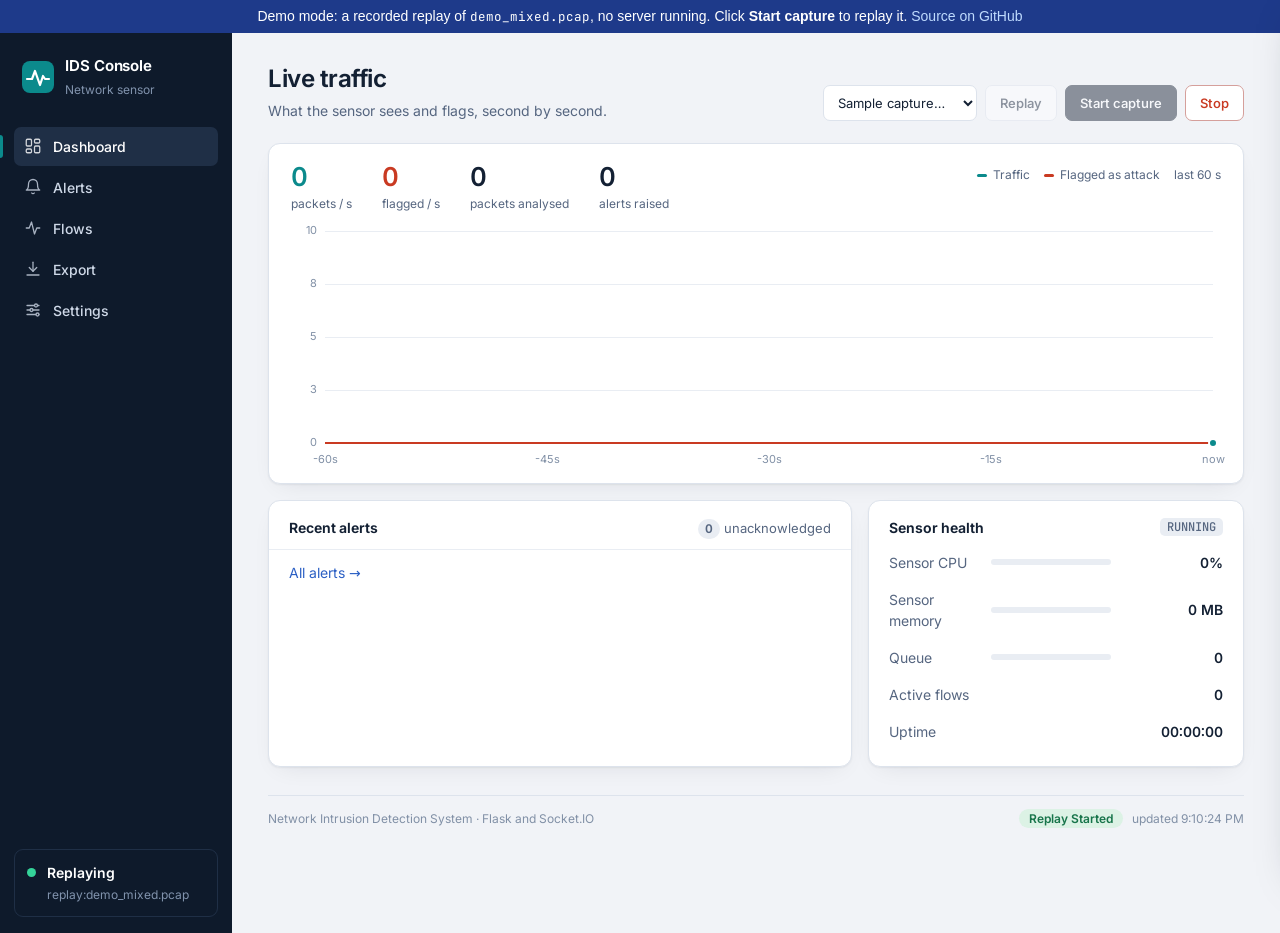
<file: docs/demo/index.html>
<!DOCTYPE html>
<html lang="en">
<head>
    <meta charset="UTF-8">
    <meta name="viewport" content="width=device-width, initial-scale=1.0">
    <title>Dashboard · IDS Console</title>
    <link rel="preload" href="static/fonts/inter-latin-wght-normal.woff2" as="font" type="font/woff2" crossorigin>
    <link rel="stylesheet" href="static/css/style.css">
</head>
<body data-page="dashboard" data-running="false">
    <a href="#main" class="skip-link">Skip to content</a>
    <div class="app">
        <aside class="sidebar">
            <div class="brand">
                <svg width="32" height="32" viewBox="0 0 32 32" aria-hidden="true"><rect width="32" height="32" rx="8" fill="#0b8a8c"/><path d="M5 18h5l3-8 5 14 3-9 2 3h4" fill="none" stroke="#fff" stroke-width="2.2" stroke-linecap="round" stroke-linejoin="round"/></svg>
                <div><b>IDS Console</b><span>Network sensor</span></div>
            </div>
            <nav class="nav" aria-label="Main">
                <a class="nav-link active" href="index.html"><svg viewBox="0 0 24 24"><rect x="3" y="3" width="7" height="9" rx="1.5"/><rect x="14" y="3" width="7" height="5" rx="1.5"/><rect x="14" y="12" width="7" height="9" rx="1.5"/><rect x="3" y="16" width="7" height="5" rx="1.5"/></svg>Dashboard</a>
                <a class="nav-link " href="alerts.html"><svg viewBox="0 0 24 24"><path d="M6 8a6 6 0 1 1 12 0c0 7 3 8 3 8H3s3-1 3-8"/><path d="M10.3 20a2 2 0 0 0 3.4 0"/></svg>Alerts</a>
                <a class="nav-link " href="flows.html"><svg viewBox="0 0 24 24"><path d="M3 12h4l3-8 4 16 3-8h4"/></svg>Flows</a>
                <a class="nav-link " href="export.html"><svg viewBox="0 0 24 24"><path d="M12 3v12"/><path d="m7 10 5 5 5-5"/><path d="M4 20h16"/></svg>Export</a>
                <a class="nav-link " href="settings.html"><svg viewBox="0 0 24 24"><path d="M4 6h10M18 6h2M4 12h4M12 12h8M4 18h12M20 18h0"/><circle cx="16" cy="6" r="2"/><circle cx="10" cy="12" r="2"/><circle cx="18" cy="18" r="2"/></svg>Settings</a>
            </nav>
            <div class="sensor" aria-live="polite">
                <span class="dot"></span>
                <div><b id="sensorState">Stopped</b><span id="sensorDetail">No capture running</span></div>
            </div>
        </aside>

        <main id="main" class="main">
            
    <header class="page-head">
        <div>
            <h1>Live traffic</h1>
            <p>What the sensor sees and flags, second by second.</p>
        </div>
        <div class="actions">
            <select id="replaySelect" aria-label="Sample capture to replay"><option value="">Sample capture…</option></select>
            <button id="replayBtn" class="btn">Replay</button>
            <button id="startBtn" class="btn btn-primary">Start capture</button>
            <button id="stopBtn" class="btn btn-danger" disabled>Stop</button>
        </div>
    </header>

    <section class="card trace" aria-label="Live traffic">
        <div class="trace-head">
            <div class="trace-stats">
                <div class="stat signal"><b id="packetRateLarge">0</b><span>packets / s</span></div>
                <div class="stat alarm"><b id="attacksRateLarge">0</b><span>flagged / s</span></div>
                <div class="stat"><b id="totalPackets">0</b><span>packets analysed</span></div>
                <div class="stat"><b id="attackPackets">0</b><span>alerts raised</span></div>
            </div>
            <div class="legend"><span><i style="background:var(--signal)"></i>Traffic</span><span><i style="background:var(--alarm)"></i>Flagged as attack</span><span>last 60 s</span></div>
        </div>
        <div class="chart-wrap"><canvas id="trafficChart" aria-label="Packets per second over the last 60 seconds"></canvas><div id="chartTip" class="chart-tip" hidden></div></div>
    </section>

    <div class="split">
        <section class="card" aria-label="Recent alerts">
            <div class="card-head"><h2>Recent alerts</h2><span><span id="alertCountLarge" class="count zero">0</span> <span class="sub">unacknowledged</span></span></div>
            <ol id="recentAlerts" class="feed-list"></ol>
            <div class="feed-foot"><a href="alerts.html">All alerts &rarr;</a></div>
        </section>
        <section class="card" aria-label="Sensor health">
            <div class="card-head"><h2>Sensor health</h2><span id="captureStatus" class="tag">STOPPED</span></div>
            <div class="rows">
                <div class="row"><span title="Sensor process and child processes, normalized to total logical CPU capacity">Sensor CPU</span><span class="meter"><i id="cpuBar" style="width:0%"></i></span><b id="cpuUsage">0%</b></div>
                <div class="row"><span title="Combined resident memory (RSS) of the sensor process and its child processes">Sensor memory</span><span class="meter"><i id="memoryBar" style="width:0%"></i></span><b id="memoryUsage">0 MB</b></div>
                <div class="row"><span>Queue</span><span class="meter"><i id="queueBar" style="width:0%"></i></span><b id="queueValue">0</b></div>
                <div class="row"><span>Active flows</span><span></span><b id="activeFlows">0</b></div>
                <div class="row"><span>Uptime</span><span></span><b id="uptime">00:00:00</b></div>
            </div>
        </section>
    </div>


            <footer class="foot">
                <span>Network Intrusion Detection System &middot; Flask and Socket.IO</span>
                <span><span id="statusMessage" class="status-message">Disconnected</span> &nbsp; updated <span id="statusUpdated">--:--:--</span></span>
            </footer>
        </main>
    </div>

    <aside id="inspectorPanel" class="inspector" aria-hidden="true">
        <div class="insp-head"><div id="inspectorHead"></div><button id="inspectorClose" class="btn btn-sm" aria-label="Close details">Close</button></div>
        <div id="inspectorBody" class="insp-body"></div>
        <div class="insp-foot"><a id="inspectorPcap" class="btn btn-sm" hidden>Evidence PCAP</a><button id="exportJsonBtn" class="btn btn-sm">Export JSON</button></div>
    </aside>

    <div id="investigateModal" class="modal" aria-hidden="true">
        <div class="modal-card" role="dialog" aria-label="Investigate alert">
            <h3>Investigate alert</h3>
            <label for="investigatorNameInput">Your name (optional)</label>
            <input id="investigatorNameInput" type="text" placeholder="Analyst name">
            <label for="investigationNoteInput">Findings</label>
            <textarea id="investigationNoteInput" rows="4" placeholder="What did you check, and what did you conclude?"></textarea>
            <div class="actions" style="justify-content:flex-end;margin-top:6px">
                <button id="investigateCancelBtn" class="btn">Cancel</button>
                <button id="investigateSaveBtn" class="btn btn-primary">Save</button>
            </div>
        </div>
    </div>

    <script src="demo-shim.js"></script>
    <script src="static/js/app.js" type="module"></script>
    
</body>
</html>
</file>
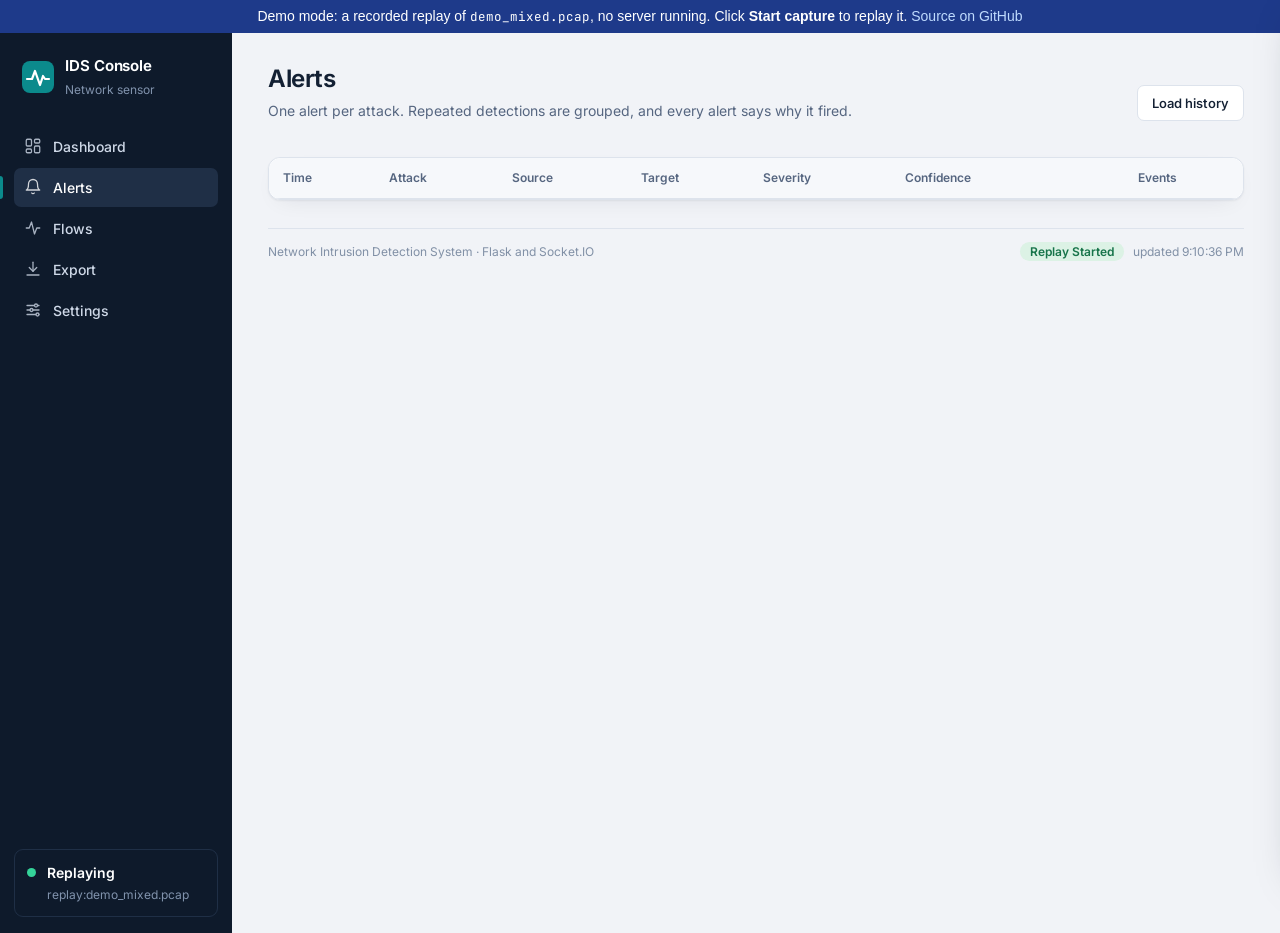
<file: docs/demo/alerts.html>
<!DOCTYPE html>
<html lang="en">
<head>
    <meta charset="UTF-8">
    <meta name="viewport" content="width=device-width, initial-scale=1.0">
    <title>Alerts · IDS Console</title>
    <link rel="preload" href="static/fonts/inter-latin-wght-normal.woff2" as="font" type="font/woff2" crossorigin>
    <link rel="stylesheet" href="static/css/style.css">
</head>
<body data-page="alerts" data-running="false">
    <a href="#main" class="skip-link">Skip to content</a>
    <div class="app">
        <aside class="sidebar">
            <div class="brand">
                <svg width="32" height="32" viewBox="0 0 32 32" aria-hidden="true"><rect width="32" height="32" rx="8" fill="#0b8a8c"/><path d="M5 18h5l3-8 5 14 3-9 2 3h4" fill="none" stroke="#fff" stroke-width="2.2" stroke-linecap="round" stroke-linejoin="round"/></svg>
                <div><b>IDS Console</b><span>Network sensor</span></div>
            </div>
            <nav class="nav" aria-label="Main">
                <a class="nav-link " href="index.html"><svg viewBox="0 0 24 24"><rect x="3" y="3" width="7" height="9" rx="1.5"/><rect x="14" y="3" width="7" height="5" rx="1.5"/><rect x="14" y="12" width="7" height="9" rx="1.5"/><rect x="3" y="16" width="7" height="5" rx="1.5"/></svg>Dashboard</a>
                <a class="nav-link active" href="alerts.html"><svg viewBox="0 0 24 24"><path d="M6 8a6 6 0 1 1 12 0c0 7 3 8 3 8H3s3-1 3-8"/><path d="M10.3 20a2 2 0 0 0 3.4 0"/></svg>Alerts</a>
                <a class="nav-link " href="flows.html"><svg viewBox="0 0 24 24"><path d="M3 12h4l3-8 4 16 3-8h4"/></svg>Flows</a>
                <a class="nav-link " href="export.html"><svg viewBox="0 0 24 24"><path d="M12 3v12"/><path d="m7 10 5 5 5-5"/><path d="M4 20h16"/></svg>Export</a>
                <a class="nav-link " href="settings.html"><svg viewBox="0 0 24 24"><path d="M4 6h10M18 6h2M4 12h4M12 12h8M4 18h12M20 18h0"/><circle cx="16" cy="6" r="2"/><circle cx="10" cy="12" r="2"/><circle cx="18" cy="18" r="2"/></svg>Settings</a>
            </nav>
            <div class="sensor" aria-live="polite">
                <span class="dot"></span>
                <div><b id="sensorState">Stopped</b><span id="sensorDetail">No capture running</span></div>
            </div>
        </aside>

        <main id="main" class="main">
            
    <header class="page-head">
        <div>
            <h1>Alerts</h1>
            <p>One alert per attack. Repeated detections are grouped, and every alert says why it fired.</p>
        </div>
        <div class="actions"><button id="loadHistoryBtn" class="btn">Load history</button></div>
    </header>
    <div id="alertFilters" class="toolbar" role="group" aria-label="Filter alerts"></div>
    <section class="card">
        <div class="table-wrap">
            <table>
                <thead><tr><th>Time</th><th>Attack</th><th>Source</th><th>Target</th><th>Severity</th><th>Confidence</th><th class="num">Events</th><th></th></tr></thead>
                <tbody id="alertsTableBody"></tbody>
            </table>
        </div>
    </section>


            <footer class="foot">
                <span>Network Intrusion Detection System &middot; Flask and Socket.IO</span>
                <span><span id="statusMessage" class="status-message">Disconnected</span> &nbsp; updated <span id="statusUpdated">--:--:--</span></span>
            </footer>
        </main>
    </div>

    <aside id="inspectorPanel" class="inspector" aria-hidden="true">
        <div class="insp-head"><div id="inspectorHead"></div><button id="inspectorClose" class="btn btn-sm" aria-label="Close details">Close</button></div>
        <div id="inspectorBody" class="insp-body"></div>
        <div class="insp-foot"><a id="inspectorPcap" class="btn btn-sm" hidden>Evidence PCAP</a><button id="exportJsonBtn" class="btn btn-sm">Export JSON</button></div>
    </aside>

    <div id="investigateModal" class="modal" aria-hidden="true">
        <div class="modal-card" role="dialog" aria-label="Investigate alert">
            <h3>Investigate alert</h3>
            <label for="investigatorNameInput">Your name (optional)</label>
            <input id="investigatorNameInput" type="text" placeholder="Analyst name">
            <label for="investigationNoteInput">Findings</label>
            <textarea id="investigationNoteInput" rows="4" placeholder="What did you check, and what did you conclude?"></textarea>
            <div class="actions" style="justify-content:flex-end;margin-top:6px">
                <button id="investigateCancelBtn" class="btn">Cancel</button>
                <button id="investigateSaveBtn" class="btn btn-primary">Save</button>
            </div>
        </div>
    </div>

    <script src="demo-shim.js"></script>
    <script src="static/js/app.js" type="module"></script>
    
</body>
</html>
</file>
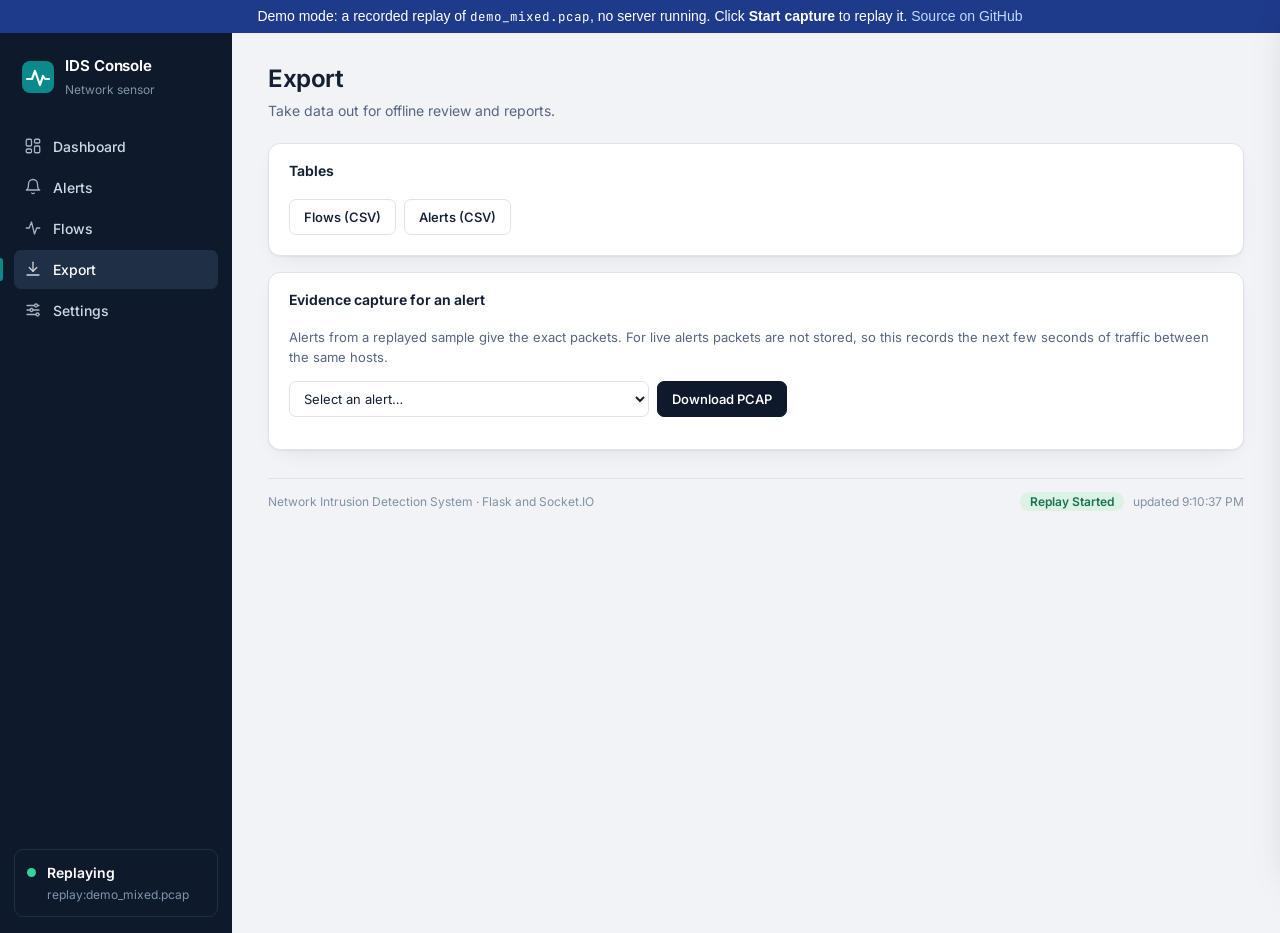
<file: docs/demo/export.html>
<!DOCTYPE html>
<html lang="en">
<head>
    <meta charset="UTF-8">
    <meta name="viewport" content="width=device-width, initial-scale=1.0">
    <title>Export · IDS Console</title>
    <link rel="preload" href="static/fonts/inter-latin-wght-normal.woff2" as="font" type="font/woff2" crossorigin>
    <link rel="stylesheet" href="static/css/style.css">
</head>
<body data-page="export" data-running="false">
    <a href="#main" class="skip-link">Skip to content</a>
    <div class="app">
        <aside class="sidebar">
            <div class="brand">
                <svg width="32" height="32" viewBox="0 0 32 32" aria-hidden="true"><rect width="32" height="32" rx="8" fill="#0b8a8c"/><path d="M5 18h5l3-8 5 14 3-9 2 3h4" fill="none" stroke="#fff" stroke-width="2.2" stroke-linecap="round" stroke-linejoin="round"/></svg>
                <div><b>IDS Console</b><span>Network sensor</span></div>
            </div>
            <nav class="nav" aria-label="Main">
                <a class="nav-link " href="index.html"><svg viewBox="0 0 24 24"><rect x="3" y="3" width="7" height="9" rx="1.5"/><rect x="14" y="3" width="7" height="5" rx="1.5"/><rect x="14" y="12" width="7" height="9" rx="1.5"/><rect x="3" y="16" width="7" height="5" rx="1.5"/></svg>Dashboard</a>
                <a class="nav-link " href="alerts.html"><svg viewBox="0 0 24 24"><path d="M6 8a6 6 0 1 1 12 0c0 7 3 8 3 8H3s3-1 3-8"/><path d="M10.3 20a2 2 0 0 0 3.4 0"/></svg>Alerts</a>
                <a class="nav-link " href="flows.html"><svg viewBox="0 0 24 24"><path d="M3 12h4l3-8 4 16 3-8h4"/></svg>Flows</a>
                <a class="nav-link active" href="export.html"><svg viewBox="0 0 24 24"><path d="M12 3v12"/><path d="m7 10 5 5 5-5"/><path d="M4 20h16"/></svg>Export</a>
                <a class="nav-link " href="settings.html"><svg viewBox="0 0 24 24"><path d="M4 6h10M18 6h2M4 12h4M12 12h8M4 18h12M20 18h0"/><circle cx="16" cy="6" r="2"/><circle cx="10" cy="12" r="2"/><circle cx="18" cy="18" r="2"/></svg>Settings</a>
            </nav>
            <div class="sensor" aria-live="polite">
                <span class="dot"></span>
                <div><b id="sensorState">Stopped</b><span id="sensorDetail">No capture running</span></div>
            </div>
        </aside>

        <main id="main" class="main">
            
    <header class="page-head">
        <div><h1>Export</h1><p>Take data out for offline review and reports.</p></div>
    </header>
    <section class="card">
        <div class="card-head"><h2>Tables</h2></div>
        <div class="card-body actions">
            <a class="btn" href="/export/flows.csv">Flows (CSV)</a>
            <a class="btn" href="/export/alerts.csv">Alerts (CSV)</a>
        </div>
    </section>
    <section class="card" style="margin-top:16px">
        <div class="card-head"><h2>Evidence capture for an alert</h2></div>
        <div class="card-body">
            <p class="sub" style="margin-bottom:14px">Alerts from a replayed sample give the exact packets. For live alerts packets are not stored, so this records the next few seconds of traffic between the same hosts.</p>
            <div class="actions">
                <select id="alertSelect" style="min-width:360px" aria-label="Alert"><option value="">Select an alert…</option></select>
                <button id="exportPcapBtn" class="btn btn-primary">Download PCAP</button>
            </div>
            <p id="exportMsg" role="status" style="margin-top:12px"></p>
        </div>
    </section>


            <footer class="foot">
                <span>Network Intrusion Detection System &middot; Flask and Socket.IO</span>
                <span><span id="statusMessage" class="status-message">Disconnected</span> &nbsp; updated <span id="statusUpdated">--:--:--</span></span>
            </footer>
        </main>
    </div>

    <aside id="inspectorPanel" class="inspector" aria-hidden="true">
        <div class="insp-head"><div id="inspectorHead"></div><button id="inspectorClose" class="btn btn-sm" aria-label="Close details">Close</button></div>
        <div id="inspectorBody" class="insp-body"></div>
        <div class="insp-foot"><a id="inspectorPcap" class="btn btn-sm" hidden>Evidence PCAP</a><button id="exportJsonBtn" class="btn btn-sm">Export JSON</button></div>
    </aside>

    <div id="investigateModal" class="modal" aria-hidden="true">
        <div class="modal-card" role="dialog" aria-label="Investigate alert">
            <h3>Investigate alert</h3>
            <label for="investigatorNameInput">Your name (optional)</label>
            <input id="investigatorNameInput" type="text" placeholder="Analyst name">
            <label for="investigationNoteInput">Findings</label>
            <textarea id="investigationNoteInput" rows="4" placeholder="What did you check, and what did you conclude?"></textarea>
            <div class="actions" style="justify-content:flex-end;margin-top:6px">
                <button id="investigateCancelBtn" class="btn">Cancel</button>
                <button id="investigateSaveBtn" class="btn btn-primary">Save</button>
            </div>
        </div>
    </div>

    <script src="demo-shim.js"></script>
    <script src="static/js/app.js" type="module"></script>
    
<script src="static/js/export.js"></script>

</body>
</html>
</file>
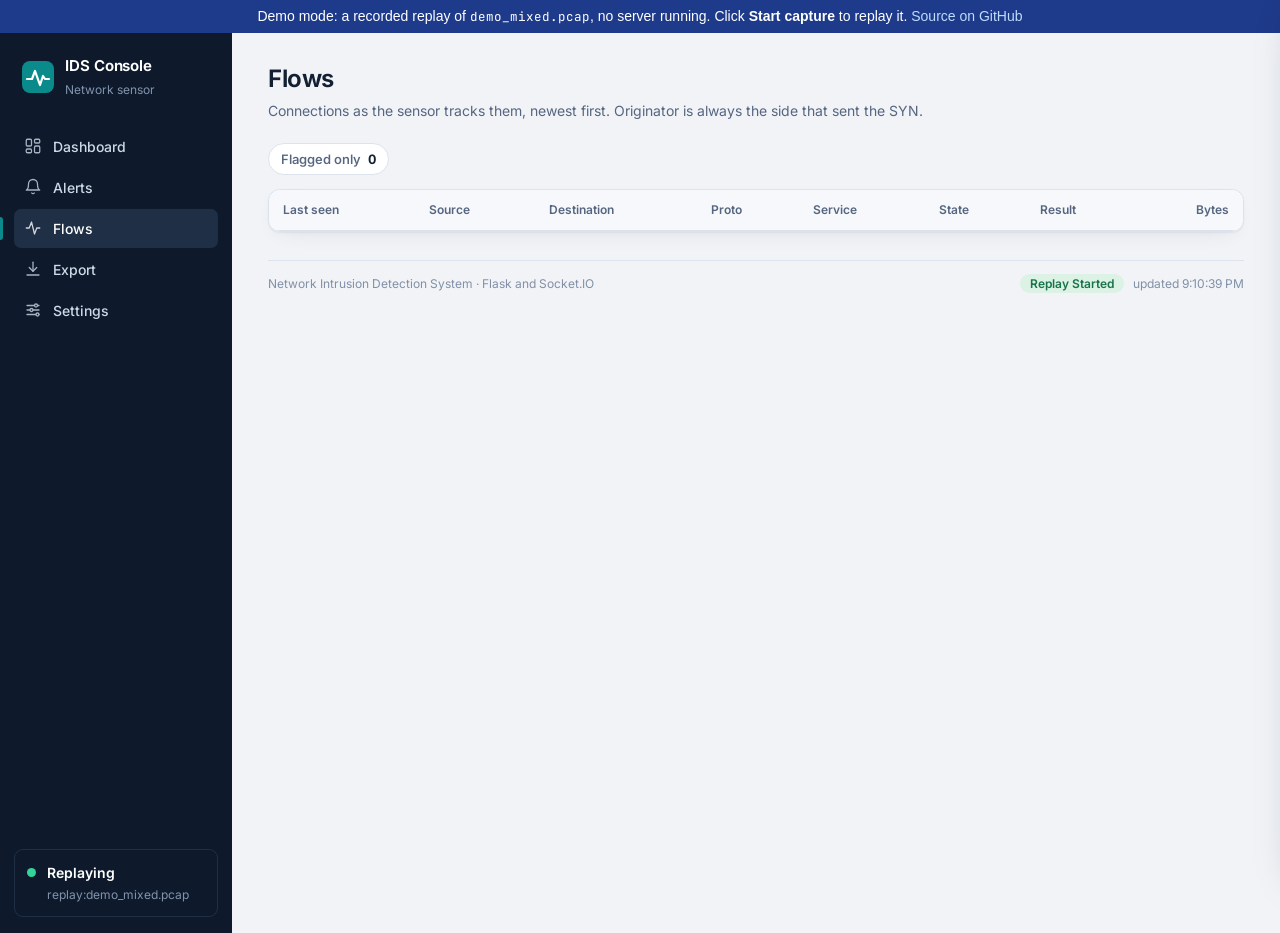
<file: docs/demo/flows.html>
<!DOCTYPE html>
<html lang="en">
<head>
    <meta charset="UTF-8">
    <meta name="viewport" content="width=device-width, initial-scale=1.0">
    <title>Flows · IDS Console</title>
    <link rel="preload" href="static/fonts/inter-latin-wght-normal.woff2" as="font" type="font/woff2" crossorigin>
    <link rel="stylesheet" href="static/css/style.css">
</head>
<body data-page="flows" data-running="false">
    <a href="#main" class="skip-link">Skip to content</a>
    <div class="app">
        <aside class="sidebar">
            <div class="brand">
                <svg width="32" height="32" viewBox="0 0 32 32" aria-hidden="true"><rect width="32" height="32" rx="8" fill="#0b8a8c"/><path d="M5 18h5l3-8 5 14 3-9 2 3h4" fill="none" stroke="#fff" stroke-width="2.2" stroke-linecap="round" stroke-linejoin="round"/></svg>
                <div><b>IDS Console</b><span>Network sensor</span></div>
            </div>
            <nav class="nav" aria-label="Main">
                <a class="nav-link " href="index.html"><svg viewBox="0 0 24 24"><rect x="3" y="3" width="7" height="9" rx="1.5"/><rect x="14" y="3" width="7" height="5" rx="1.5"/><rect x="14" y="12" width="7" height="9" rx="1.5"/><rect x="3" y="16" width="7" height="5" rx="1.5"/></svg>Dashboard</a>
                <a class="nav-link " href="alerts.html"><svg viewBox="0 0 24 24"><path d="M6 8a6 6 0 1 1 12 0c0 7 3 8 3 8H3s3-1 3-8"/><path d="M10.3 20a2 2 0 0 0 3.4 0"/></svg>Alerts</a>
                <a class="nav-link active" href="flows.html"><svg viewBox="0 0 24 24"><path d="M3 12h4l3-8 4 16 3-8h4"/></svg>Flows</a>
                <a class="nav-link " href="export.html"><svg viewBox="0 0 24 24"><path d="M12 3v12"/><path d="m7 10 5 5 5-5"/><path d="M4 20h16"/></svg>Export</a>
                <a class="nav-link " href="settings.html"><svg viewBox="0 0 24 24"><path d="M4 6h10M18 6h2M4 12h4M12 12h8M4 18h12M20 18h0"/><circle cx="16" cy="6" r="2"/><circle cx="10" cy="12" r="2"/><circle cx="18" cy="18" r="2"/></svg>Settings</a>
            </nav>
            <div class="sensor" aria-live="polite">
                <span class="dot"></span>
                <div><b id="sensorState">Stopped</b><span id="sensorDetail">No capture running</span></div>
            </div>
        </aside>

        <main id="main" class="main">
            
    <header class="page-head">
        <div>
            <h1>Flows</h1>
            <p>Connections as the sensor tracks them, newest first. Originator is always the side that sent the SYN.</p>
        </div>
    </header>
    <div class="toolbar"><button id="flaggedOnly" class="chip" aria-pressed="false">Flagged only <b id="flaggedCount">0</b></button><span class="sub" id="flowTotal"></span></div>
    <section class="card">
        <div class="table-wrap">
            <table>
                <thead><tr><th>Last seen</th><th>Source</th><th>Destination</th><th>Proto</th><th>Service</th><th>State</th><th>Result</th><th class="num">Bytes</th></tr></thead>
                <tbody id="flowListBody"></tbody>
            </table>
        </div>
    </section>


            <footer class="foot">
                <span>Network Intrusion Detection System &middot; Flask and Socket.IO</span>
                <span><span id="statusMessage" class="status-message">Disconnected</span> &nbsp; updated <span id="statusUpdated">--:--:--</span></span>
            </footer>
        </main>
    </div>

    <aside id="inspectorPanel" class="inspector" aria-hidden="true">
        <div class="insp-head"><div id="inspectorHead"></div><button id="inspectorClose" class="btn btn-sm" aria-label="Close details">Close</button></div>
        <div id="inspectorBody" class="insp-body"></div>
        <div class="insp-foot"><a id="inspectorPcap" class="btn btn-sm" hidden>Evidence PCAP</a><button id="exportJsonBtn" class="btn btn-sm">Export JSON</button></div>
    </aside>

    <div id="investigateModal" class="modal" aria-hidden="true">
        <div class="modal-card" role="dialog" aria-label="Investigate alert">
            <h3>Investigate alert</h3>
            <label for="investigatorNameInput">Your name (optional)</label>
            <input id="investigatorNameInput" type="text" placeholder="Analyst name">
            <label for="investigationNoteInput">Findings</label>
            <textarea id="investigationNoteInput" rows="4" placeholder="What did you check, and what did you conclude?"></textarea>
            <div class="actions" style="justify-content:flex-end;margin-top:6px">
                <button id="investigateCancelBtn" class="btn">Cancel</button>
                <button id="investigateSaveBtn" class="btn btn-primary">Save</button>
            </div>
        </div>
    </div>

    <script src="demo-shim.js"></script>
    <script src="static/js/app.js" type="module"></script>
    
</body>
</html>
</file>
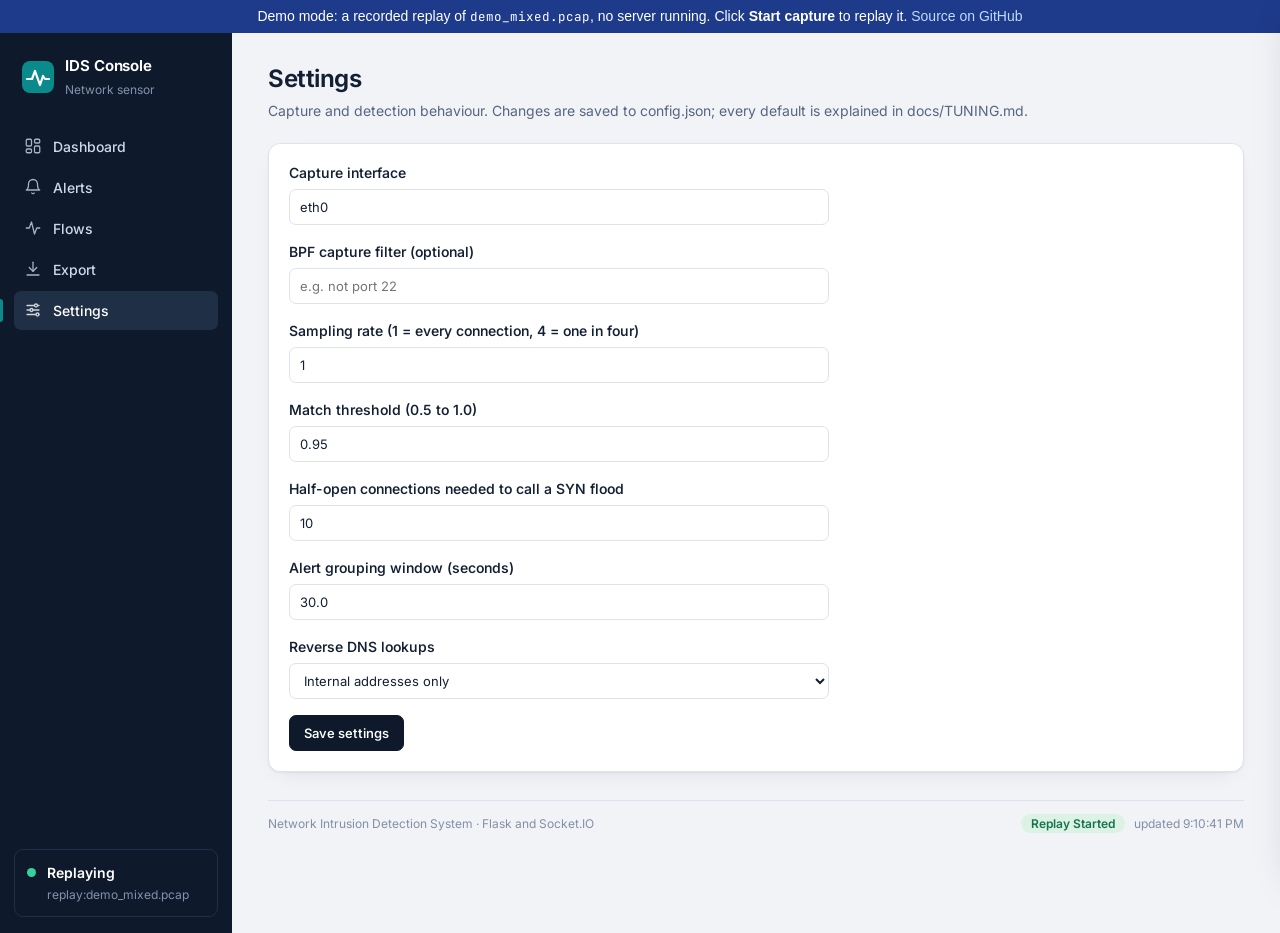
<file: docs/demo/settings.html>
<!DOCTYPE html>
<html lang="en">
<head>
    <meta charset="UTF-8">
    <meta name="viewport" content="width=device-width, initial-scale=1.0">
    <title>Settings · IDS Console</title>
    <link rel="preload" href="static/fonts/inter-latin-wght-normal.woff2" as="font" type="font/woff2" crossorigin>
    <link rel="stylesheet" href="static/css/style.css">
</head>
<body data-page="settings" data-running="false">
    <a href="#main" class="skip-link">Skip to content</a>
    <div class="app">
        <aside class="sidebar">
            <div class="brand">
                <svg width="32" height="32" viewBox="0 0 32 32" aria-hidden="true"><rect width="32" height="32" rx="8" fill="#0b8a8c"/><path d="M5 18h5l3-8 5 14 3-9 2 3h4" fill="none" stroke="#fff" stroke-width="2.2" stroke-linecap="round" stroke-linejoin="round"/></svg>
                <div><b>IDS Console</b><span>Network sensor</span></div>
            </div>
            <nav class="nav" aria-label="Main">
                <a class="nav-link " href="index.html"><svg viewBox="0 0 24 24"><rect x="3" y="3" width="7" height="9" rx="1.5"/><rect x="14" y="3" width="7" height="5" rx="1.5"/><rect x="14" y="12" width="7" height="9" rx="1.5"/><rect x="3" y="16" width="7" height="5" rx="1.5"/></svg>Dashboard</a>
                <a class="nav-link " href="alerts.html"><svg viewBox="0 0 24 24"><path d="M6 8a6 6 0 1 1 12 0c0 7 3 8 3 8H3s3-1 3-8"/><path d="M10.3 20a2 2 0 0 0 3.4 0"/></svg>Alerts</a>
                <a class="nav-link " href="flows.html"><svg viewBox="0 0 24 24"><path d="M3 12h4l3-8 4 16 3-8h4"/></svg>Flows</a>
                <a class="nav-link " href="export.html"><svg viewBox="0 0 24 24"><path d="M12 3v12"/><path d="m7 10 5 5 5-5"/><path d="M4 20h16"/></svg>Export</a>
                <a class="nav-link active" href="settings.html"><svg viewBox="0 0 24 24"><path d="M4 6h10M18 6h2M4 12h4M12 12h8M4 18h12M20 18h0"/><circle cx="16" cy="6" r="2"/><circle cx="10" cy="12" r="2"/><circle cx="18" cy="18" r="2"/></svg>Settings</a>
            </nav>
            <div class="sensor" aria-live="polite">
                <span class="dot"></span>
                <div><b id="sensorState">Stopped</b><span id="sensorDetail">No capture running</span></div>
            </div>
        </aside>

        <main id="main" class="main">
            
    <header class="page-head">
        <div><h1>Settings</h1><p>Capture and detection behaviour. Changes are saved to config.json; every default is explained in docs/TUNING.md.</p></div>
    </header>

    <section class="card">
        <div class="card-body">
            <form id="settingsForm" class="form-grid">
                <label>Capture interface
                    <input name="interface" list="ifaceList" value="eth0" required>
                    <datalist id="ifaceList"></datalist>
                </label>
                <label>BPF capture filter (optional)
                    <input name="capture_bpf" value="" placeholder="e.g. not port 22">
                </label>
                <label>Sampling rate (1 = every connection, 4 = one in four)
                    <input name="sampling_rate" type="number" min="1" value="1">
                </label>
                <label>Match threshold (0.5 to 1.0)
                    <input name="match_threshold" type="number" step="0.01" min="0.5" max="1" value="0.95">
                </label>
                <label>Half-open connections needed to call a SYN flood
                    <input name="half_open_min_count" type="number" min="1" value="10">
                </label>
                <label>Alert grouping window (seconds)
                    <input name="alert_cooldown_seconds" type="number" min="0" value="30.0">
                </label>
                <label>Reverse DNS lookups
                    <select name="reverse_dns">
                        
                        <option value="off" >Off</option>
                        
                        <option value="private" selected>Internal addresses only</option>
                        
                        <option value="all" >All addresses</option>
                        
                    </select>
                </label>
                <div>
                    <button class="btn btn-primary" type="submit">Save settings</button>
                    <p id="settingsMsg" role="status"></p>
                </div>
            </form>
        </div>
    </section>


            <footer class="foot">
                <span>Network Intrusion Detection System &middot; Flask and Socket.IO</span>
                <span><span id="statusMessage" class="status-message">Disconnected</span> &nbsp; updated <span id="statusUpdated">--:--:--</span></span>
            </footer>
        </main>
    </div>

    <aside id="inspectorPanel" class="inspector" aria-hidden="true">
        <div class="insp-head"><div id="inspectorHead"></div><button id="inspectorClose" class="btn btn-sm" aria-label="Close details">Close</button></div>
        <div id="inspectorBody" class="insp-body"></div>
        <div class="insp-foot"><a id="inspectorPcap" class="btn btn-sm" hidden>Evidence PCAP</a><button id="exportJsonBtn" class="btn btn-sm">Export JSON</button></div>
    </aside>

    <div id="investigateModal" class="modal" aria-hidden="true">
        <div class="modal-card" role="dialog" aria-label="Investigate alert">
            <h3>Investigate alert</h3>
            <label for="investigatorNameInput">Your name (optional)</label>
            <input id="investigatorNameInput" type="text" placeholder="Analyst name">
            <label for="investigationNoteInput">Findings</label>
            <textarea id="investigationNoteInput" rows="4" placeholder="What did you check, and what did you conclude?"></textarea>
            <div class="actions" style="justify-content:flex-end;margin-top:6px">
                <button id="investigateCancelBtn" class="btn">Cancel</button>
                <button id="investigateSaveBtn" class="btn btn-primary">Save</button>
            </div>
        </div>
    </div>

    <script src="demo-shim.js"></script>
    <script src="static/js/app.js" type="module"></script>
    
<script src="static/js/settings.js"></script>

</body>
</html>
</file>
<file: docs/demo/static/css/style.css>
/* IDS Console: design system.
   Ink sidebar, cool canvas, one teal "signal" for the live trace, vermilion reserved for attacks.
   Fonts are vendored (static/fonts), so the look is identical offline. Dark scheme follows the OS. */
@font-face { font-family: "Inter"; src: url("../fonts/inter-latin-wght-normal.woff2") format("woff2"); font-weight: 100 900; font-display: swap; }
@font-face { font-family: "JetBrains Mono"; src: url("../fonts/jetbrains-mono-latin-400-normal.woff2") format("woff2"); font-weight: 400; font-display: swap; }
@font-face { font-family: "JetBrains Mono"; src: url("../fonts/jetbrains-mono-latin-500-normal.woff2") format("woff2"); font-weight: 500; font-display: swap; }

:root {
    --font: "Inter", system-ui, "Segoe UI", sans-serif;
    --mono: "JetBrains Mono", ui-monospace, "Cascadia Mono", Consolas, monospace;
    --canvas: #f1f3f7; --paper: #ffffff; --paper-2: #f6f8fb; --line: #dde3ec; --line-2: #e9edf3;
    --text: #132033; --muted: #566680; --faint: #8190a6;
    --ink: #0e1a2b; --ink-line: #1f2f46; --ink-text: #cfd9e8; --ink-muted: #8193ad;
    --signal: #0b8a8c; --signal-bg: #dcf1f0;
    --alarm: #c93a22; --alarm-bg: #fce9e5; --amber: #96590a; --amber-bg: #fbefd5;
    --ok: #17744a; --ok-bg: #dcf2e5; --info: #2b5fc4; --info-bg: #e3ecfb;
    --shadow: 0 1px 2px rgba(14, 26, 43, .06), 0 8px 24px -12px rgba(14, 26, 43, .12);
}
@media (prefers-color-scheme: dark) {
    :root {
        --canvas: #0a111c; --paper: #111b2a; --paper-2: #152235; --line: #223249; --line-2: #1a2a40;
        --text: #e4ebf5; --muted: #9aaac0; --faint: #6f819a;
        --signal: #3cc4c2; --signal-bg: #0f3a3b; --alarm: #ff7a64; --alarm-bg: #3b1a15; --amber: #f0b45a; --amber-bg: #3a2a0e;
        --ok: #4cc58a; --ok-bg: #12331f; --info: #7fa6f0; --info-bg: #15264a;
        --shadow: 0 1px 2px rgba(0, 0, 0, .4), 0 8px 24px -12px rgba(0, 0, 0, .6);
    }
}

* { box-sizing: border-box; }
html { color-scheme: light dark; }
body { margin: 0; background: var(--canvas); color: var(--text); font: 14px/1.5 var(--font); font-feature-settings: "cv11", "ss03"; -webkit-font-smoothing: antialiased; }
a { color: var(--info); text-decoration: none; }
a:hover { text-decoration: underline; }
code, .mono { font-family: var(--mono); font-size: 12.5px; }
h1, h2, h3, p { margin: 0; }
:focus-visible { outline: 2px solid var(--signal); outline-offset: 2px; border-radius: 4px; }
.skip-link { position: absolute; left: -999px; top: 8px; background: var(--paper); padding: 8px 12px; border-radius: 6px; z-index: 100; }
.skip-link:focus { left: 8px; }
.num { font-variant-numeric: tabular-nums; text-align: right; }

/* ---------- layout ---------- */
.app { display: grid; grid-template-columns: 232px minmax(0, 1fr); min-height: 100vh; }
.sidebar { position: sticky; top: 0; height: 100vh; display: flex; flex-direction: column; gap: 28px; padding: 22px 14px 16px; background: var(--ink); color: var(--ink-text); }
.brand { display: flex; align-items: center; gap: 11px; padding: 0 8px; }
.brand svg { flex: none; }
.brand b { display: block; font-size: 15px; font-weight: 650; color: #fff; letter-spacing: -.005em; }
.brand span { font-size: 12px; color: var(--ink-muted); }
.nav { display: grid; gap: 2px; }
.nav-link { position: relative; display: flex; align-items: center; gap: 11px; padding: 9px 10px; border-radius: 7px; color: var(--ink-text); font-weight: 500; }
.nav-link svg { width: 18px; height: 18px; stroke: currentColor; fill: none; stroke-width: 1.7; stroke-linecap: round; stroke-linejoin: round; opacity: .8; }
.nav-link:hover { background: rgba(255, 255, 255, .05); text-decoration: none; }
.nav-link.active { background: var(--ink-line); color: #fff; }
.nav-link.active::before { content: ""; position: absolute; left: -14px; top: 8px; bottom: 8px; width: 3px; border-radius: 0 3px 3px 0; background: var(--signal); }
.sensor { margin-top: auto; display: flex; gap: 11px; align-items: flex-start; padding: 12px; border: 1px solid var(--ink-line); border-radius: 9px; }
.sensor b { display: block; color: #fff; font-weight: 600; }
.sensor span { font-size: 12px; color: var(--ink-muted); word-break: break-all; }
.dot { flex: none; width: 9px; height: 9px; margin-top: 6px; border-radius: 50%; background: #5d6f88; }
body[data-running="true"] .dot { background: #34d399; box-shadow: 0 0 0 0 rgba(52, 211, 153, .5); animation: pulse 2s infinite; }
@keyframes pulse { 70% { box-shadow: 0 0 0 8px rgba(52, 211, 153, 0); } 100% { box-shadow: 0 0 0 0 rgba(52, 211, 153, 0); } }
.main { min-width: 0; padding: 28px 36px 20px; max-width: 1360px; width: 100%; }
.page-head { display: flex; justify-content: space-between; align-items: flex-end; gap: 20px; flex-wrap: wrap; margin-bottom: 22px; }
.page-head h1 { font-size: 24px; font-weight: 650; letter-spacing: -.02em; }
.page-head p { margin-top: 3px; color: var(--muted); }
.actions { display: flex; gap: 8px; align-items: center; flex-wrap: wrap; }

/* ---------- controls ---------- */
.btn { display: inline-flex; align-items: center; justify-content: center; gap: 6px; height: 36px; padding: 0 14px; border: 1px solid var(--line); border-radius: 7px; background: var(--paper); color: var(--text); font: 550 13px var(--font); cursor: pointer; transition: background .12s, border-color .12s; }
.btn:hover:not(:disabled) { background: var(--paper-2); border-color: var(--faint); text-decoration: none; }
.btn:disabled { opacity: .45; cursor: not-allowed; }
.btn-primary { background: var(--ink); border-color: var(--ink); color: #fff; }
.btn-primary:hover:not(:disabled) { background: var(--ink-line); border-color: var(--ink-line); }
.btn-danger { color: var(--alarm); border-color: color-mix(in srgb, var(--alarm) 40%, var(--line)); }
.btn-danger:hover:not(:disabled) { background: var(--alarm-bg); border-color: var(--alarm); }
.btn-sm { height: 28px; padding: 0 10px; font-size: 12px; border-radius: 6px; }
select, input, textarea { height: 36px; padding: 0 10px; border: 1px solid var(--line); border-radius: 7px; background: var(--paper); color: var(--text); font: 13px var(--font); }
textarea { height: auto; padding: 10px; width: 100%; resize: vertical; }
select:focus, input:focus, textarea:focus { outline: 2px solid var(--signal); outline-offset: 1px; border-color: transparent; }

/* ---------- cards ---------- */
.card { background: var(--paper); border: 1px solid var(--line); border-radius: 12px; box-shadow: var(--shadow); }
.card-head { display: flex; justify-content: space-between; align-items: center; gap: 12px; padding: 16px 20px 0; }
.card h2 { font-size: 14px; font-weight: 650; }
.card-body { padding: 18px 20px 20px; }
.sub { color: var(--muted); font-size: 13px; }

/* ---------- live trace ---------- */
.trace { padding: 0 0 6px; overflow: hidden; }
.trace-head { display: flex; justify-content: space-between; align-items: flex-start; gap: 24px; flex-wrap: wrap; padding: 18px 22px 0; }
.trace-stats { display: flex; gap: 30px; flex-wrap: wrap; }
.stat b { display: block; font-size: 26px; font-weight: 600; letter-spacing: -.02em; font-variant-numeric: tabular-nums; line-height: 1.15; }
.stat span { font-size: 12px; color: var(--muted); }
.stat.alarm b { color: var(--alarm); }
.stat.signal b { color: var(--signal); }
.legend { display: flex; gap: 14px; font-size: 12px; color: var(--muted); margin-top: 4px; }
.legend i { display: inline-block; width: 10px; height: 3px; border-radius: 2px; margin-right: 6px; vertical-align: middle; }
.chart-wrap { position: relative; padding: 6px 14px 8px; }
.chart-wrap canvas { display: block; width: 100%; height: 250px; }
.chart-tip { position: absolute; pointer-events: none; padding: 8px 10px; border-radius: 8px; background: var(--ink); color: #fff; font-size: 12px; box-shadow: 0 6px 18px rgba(0, 0, 0, .25); white-space: nowrap; transform: translate(-50%, -110%); }
.chart-tip b { font-variant-numeric: tabular-nums; }
.split { display: grid; grid-template-columns: minmax(0, 1.55fr) minmax(280px, 1fr); gap: 16px; margin-top: 16px; }
.count { display: inline-block; min-width: 22px; padding: 1px 7px; border-radius: 999px; background: var(--alarm-bg); color: var(--alarm); font-size: 12px; font-weight: 650; text-align: center; font-variant-numeric: tabular-nums; }
.count.zero { background: var(--line-2); color: var(--muted); }

/* ---------- alert feed ---------- */
.feed-list { list-style: none; margin: 10px 0 0; padding: 0; }
.feed-list li { display: grid; grid-template-columns: 4px minmax(0, 1fr) auto; gap: 12px; align-items: center; padding: 11px 20px; border-top: 1px solid var(--line-2); cursor: pointer; }
.feed-list li:hover { background: var(--paper-2); }
.feed-list .bar { align-self: stretch; border-radius: 2px; background: var(--c, var(--amber)); }
.feed-list .what { display: flex; gap: 8px; align-items: center; flex-wrap: wrap; }
.feed-list .path { font: 12.5px var(--mono); color: var(--muted); margin-top: 2px; }
.feed-list .when { font-size: 12px; color: var(--faint); font-variant-numeric: tabular-nums; }
.feed-foot { padding: 12px 20px; border-top: 1px solid var(--line-2); }
.rows { padding: 6px 20px 16px; }
.row { display: grid; grid-template-columns: 90px 1fr auto; gap: 12px; align-items: center; padding: 8px 0; }
.row > span:first-child { color: var(--muted); }
.row b { font-weight: 600; font-variant-numeric: tabular-nums; }
.meter { display: inline-block; width: 100%; max-width: 120px; height: 6px; border-radius: 3px; background: var(--line-2); overflow: hidden; vertical-align: middle; }
.meter i { display: block; height: 100%; border-radius: 3px; background: var(--signal); }
.meter.hot i { background: var(--alarm); }

/* ---------- badges ---------- */
.sev-high { --c: var(--alarm); --bg: var(--alarm-bg); }
.sev-medium { --c: var(--amber); --bg: var(--amber-bg); }
.sev-low { --c: var(--ok); --bg: var(--ok-bg); }
.atk { display: inline-flex; align-items: center; gap: 6px; padding: 2px 9px 2px 8px; border-radius: 999px; background: var(--bg, var(--line-2)); color: var(--c, var(--muted)); font-weight: 600; font-size: 12.5px; white-space: nowrap; }
.atk::before { content: ""; width: 6px; height: 6px; border-radius: 50%; background: currentColor; }
.atk.normal { --bg: transparent; --c: var(--faint); font-weight: 500; }
.sevchip { display: inline-block; padding: 1px 8px; border-radius: 5px; background: var(--bg); color: var(--c); font-size: 12px; font-weight: 650; }
.ioc { margin-left: 6px; padding: 1px 6px; border-radius: 4px; background: var(--info-bg); color: var(--info); font-size: 11px; font-weight: 650; }
.tag { display: inline-block; padding: 1px 7px; border-radius: 5px; background: var(--line-2); color: var(--muted); font: 500 12px var(--mono); }

/* ---------- tables ---------- */
.toolbar { display: flex; gap: 8px; align-items: center; flex-wrap: wrap; margin-bottom: 14px; }
.chip { height: 32px; padding: 0 12px; border: 1px solid var(--line); border-radius: 999px; background: var(--paper); color: var(--muted); font: 550 13px var(--font); cursor: pointer; }
.chip b { margin-left: 4px; color: var(--text); font-variant-numeric: tabular-nums; }
.chip:hover { border-color: var(--faint); }
.chip[aria-pressed="true"] { background: var(--ink); border-color: var(--ink); color: #fff; }
.chip[aria-pressed="true"] b { color: #fff; }
.table-wrap { overflow: auto; max-height: calc(100vh - 230px); border-radius: 12px; }
table { width: 100%; border-collapse: collapse; font-size: 13px; }
th { position: sticky; top: 0; z-index: 1; padding: 11px 14px; background: var(--paper-2); border-bottom: 1px solid var(--line); color: var(--muted); font-size: 12px; font-weight: 600; text-align: left; white-space: nowrap; }
td { padding: 11px 14px; border-bottom: 1px solid var(--line-2); vertical-align: middle; }
tbody tr[data-key] { cursor: pointer; }
tbody tr:hover td { background: var(--paper-2); }
tr.is-acked td { opacity: .55; }
tr.is-new td { animation: flash 1.8s ease-out; }
@keyframes flash { from { background: var(--alarm-bg); } to { background: transparent; } }
td.cell-actions { white-space: nowrap; text-align: right; }
td.cell-actions .btn + .btn { margin-left: 6px; }
.empty { padding: 56px 20px; text-align: center; color: var(--muted); }
.empty svg { width: 34px; height: 34px; stroke: var(--faint); fill: none; stroke-width: 1.4; margin-bottom: 10px; }
.empty h3 { font-size: 15px; font-weight: 600; color: var(--text); margin-bottom: 4px; }

/* ---------- inspector ---------- */
.inspector { position: fixed; top: 0; right: 0; z-index: 40; width: min(460px, 100vw); height: 100vh; display: flex; flex-direction: column; background: var(--paper); border-left: 1px solid var(--line); box-shadow: -20px 0 40px -24px rgba(14, 26, 43, .35); transform: translateX(104%); transition: transform .22s cubic-bezier(.2, .8, .2, 1); }
.inspector.open { transform: none; }
.insp-head { display: flex; justify-content: space-between; align-items: flex-start; gap: 12px; padding: 20px 22px 14px; border-bottom: 1px solid var(--line-2); }
.insp-head h3 { font-size: 18px; font-weight: 650; letter-spacing: -.01em; margin: 6px 0 2px; }
.insp-body { flex: 1; overflow: auto; padding: 4px 22px 20px; }
.insp-body h4 { margin: 20px 0 8px; font-size: 12px; font-weight: 650; color: var(--muted); }
.insp-body ul { margin: 0; padding-left: 18px; }
.insp-body li { margin: 4px 0; }
.kv { display: grid; grid-template-columns: 128px minmax(0, 1fr); gap: 6px 14px; }
.kv dt { color: var(--muted); }
.kv dd { margin: 0; word-break: break-word; font: 12.5px var(--mono); }
.insp-foot { display: flex; gap: 8px; justify-content: flex-end; padding: 14px 22px; border-top: 1px solid var(--line-2); }
.mitre { display: inline-flex; gap: 6px; align-items: center; margin-top: 6px; }

/* ---------- modal ---------- */
.modal { position: fixed; inset: 0; z-index: 60; display: none; place-items: center; background: rgba(8, 14, 24, .55); }
.modal.open { display: grid; }
.modal-card { width: min(460px, 92vw); padding: 22px; border-radius: 14px; background: var(--paper); box-shadow: 0 24px 60px rgba(0, 0, 0, .4); display: grid; gap: 10px; }
.modal-card h3 { font-size: 17px; }
.modal-card label { font-weight: 550; font-size: 13px; }

/* ---------- forms / status ---------- */
.form-grid { display: grid; gap: 16px; max-width: 540px; }
.form-grid label { display: grid; gap: 6px; font-weight: 550; }
.form-grid input, .form-grid select { font-weight: 400; }
.msg-ok { color: var(--ok); } .msg-err { color: var(--alarm); }
.foot { display: flex; justify-content: space-between; align-items: center; gap: 12px; flex-wrap: wrap; margin-top: 28px; padding-top: 14px; border-top: 1px solid var(--line); color: var(--faint); font-size: 12px; }
.status-message { padding: 2px 10px; border-radius: 999px; background: var(--line-2); color: var(--muted); font-weight: 600; }
.status-success { background: var(--ok-bg); color: var(--ok); } .status-warning { background: var(--amber-bg); color: var(--amber); }
.status-error, .status-danger { background: var(--alarm-bg); color: var(--alarm); }

/* ---------- small screens ---------- */
@media (max-width: 980px) {
    .app { grid-template-columns: 1fr; }
    .sidebar { position: static; height: auto; flex-direction: row; align-items: center; flex-wrap: wrap; gap: 12px; padding: 12px 16px; }
    .nav { display: flex; flex-wrap: wrap; } .nav-link.active::before { display: none; } .sensor { display: none; }
    .main { padding: 20px 16px; } .split { grid-template-columns: 1fr; }
}
@media (prefers-reduced-motion: reduce) { * { animation: none !important; transition: none !important; } }
</file>
